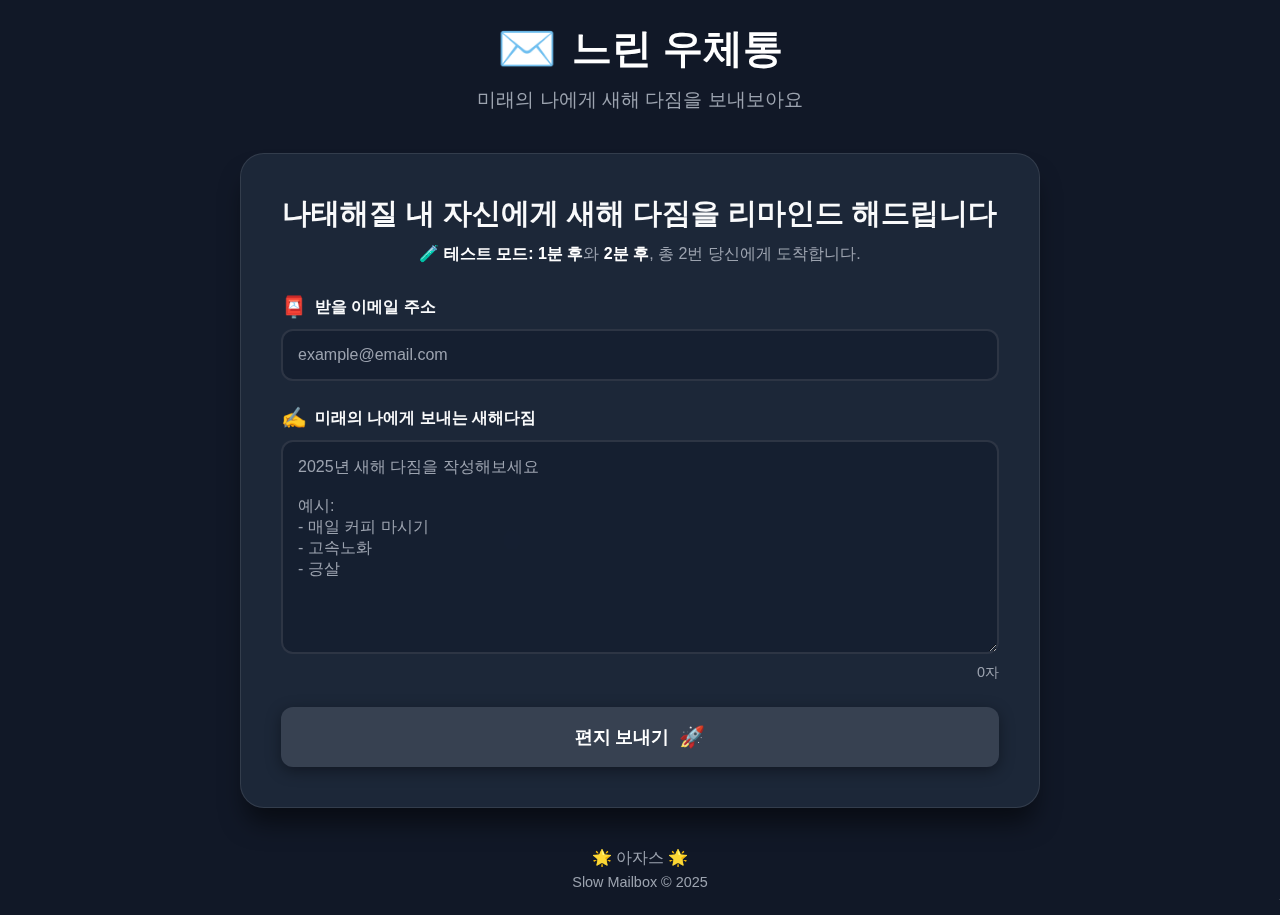
<file: templates/index.html>
<!DOCTYPE html>
<html lang="ko">
<head>
    <meta charset="UTF-8">
    <meta name="viewport" content="width=device-width, initial-scale=1.0">
    <title>느린 우체통 - 미래의 나에게 보내는 편지</title>
    <link rel="stylesheet" href="/static/css/style.css">
</head>
<body>
    <div class="stars"></div>
    <div class="container">
        <header>
            <div class="logo">
                <span class="envelope">✉️</span>
                <h1>느린 우체통</h1>
            </div>
            <p class="subtitle">미래의 나에게 새해 다짐을 보내보아요</p>
        </header>

        <main>
            <div class="card">
                <div class="card-header">
                    <h2>나태해질 내 자신에게 새해 다짐을 리마인드 해드립니다</h2>
                    <p>🧪 <strong>테스트 모드:</strong> <strong>1분 후</strong>와 <strong>2분 후</strong>, 총 2번 당신에게 도착합니다.</p>
                </div>

                <form id="letterForm">
                    <div class="form-group">
                        <label for="email">
                            <span class="icon">📮</span>
                            받을 이메일 주소
                        </label>
                        <input
                            type="email"
                            id="email"
                            name="recipient_email"
                            placeholder="example@email.com"
                            required
                        >
                    </div>

                    <div class="form-group">
                        <label for="content">
                            <span class="icon">✍️</span>
                            미래의 나에게 보내는 새해다짐
                        </label>
                        <textarea
                            id="content"
                            name="content"
                            rows="10"
                            placeholder="2025년 새해 다짐을 작성해보세요&#10;&#10;예시:&#10;- 매일 커피 마시기&#10;- 고속노화&#10;- 긍살"
                            required
                        ></textarea>
                        <div class="char-count">
                            <span id="charCount">0</span>자
                        </div>
                    </div>

                    <button type="submit" class="submit-btn">
                        <span class="btn-text">편지 보내기</span>
                        <span class="btn-icon">🚀</span>
                    </button>
                </form>

            </div>

            <!-- 성공 메시지 모달 -->
            <div id="successModal" class="modal">
                <div class="modal-content">
                    <div class="modal-icon">✅</div>
                    <h2>편지가 발송되었습니다</h2>
                    <p>🧪 테스트 모드: 1분 후와 2분 후에 이메일을 확인해보세요.</p>
                    <p class="modal-detail">잠시 후 이메일함을 확인하세요! 📬</p>
                    <button class="modal-btn" onclick="closeModal()">확인</button>
                </div>
            </div>

            <!-- 에러 메시지 모달 -->
            <div id="errorModal" class="modal">
                <div class="modal-content error">
                    <div class="modal-icon">❌</div>
                    <h2>오류가 발생했습니다</h2>
                    <p id="errorMessage">잠시 후 다시 시도해주세요.</p>
                    <button class="modal-btn" onclick="closeErrorModal()">확인</button>
                </div>
            </div>
        </main>

        <footer>
            <p>🌟 아자스 🌟</p>
            <p class="footer-small">Slow Mailbox © 2025</p>
        </footer>
    </div>

    <script src="/static/js/main.js"></script>
</body>
</html>
</file>
<file: static/css/style.css>
* {
    margin: 0;
    padding: 0;
    box-sizing: border-box;
}

:root {
    --primary: #4b5563;
    --primary-dark: #374151;
    --secondary: #6b7280;
    --bg-dark: #111827;
    --bg-card: #1f2937;
    --text-light: #f9fafb;
    --text-muted: #9ca3af;
    --success: #6b7280;
    --error: #9ca3af;
    --shadow: 0 20px 25px -5px rgba(0, 0, 0, 0.5);
}

body {
    font-family: 'Segoe UI', Tahoma, Geneva, Verdana, sans-serif;
    background: #111827;
    min-height: 100vh;
    color: var(--text-light);
    padding: 20px;
    position: relative;
    overflow-x: hidden;
}

/* 별 배경 */
.stars {
    position: fixed;
    top: 0;
    left: 0;
    width: 100%;
    height: 100%;
    pointer-events: none;
    background-image:
        radial-gradient(2px 2px at 20% 30%, white, transparent),
        radial-gradient(2px 2px at 60% 70%, white, transparent),
        radial-gradient(1px 1px at 50% 50%, white, transparent),
        radial-gradient(1px 1px at 80% 10%, white, transparent),
        radial-gradient(2px 2px at 90% 60%, white, transparent),
        radial-gradient(1px 1px at 33% 75%, white, transparent),
        radial-gradient(1px 1px at 15% 85%, white, transparent);
    background-size: 200% 200%;
    animation: stars 20s ease-in-out infinite;
    opacity: 0.5;
}

@keyframes stars {
    0%, 100% { transform: scale(1); }
    50% { transform: scale(1.2); }
}

.container {
    max-width: 800px;
    margin: 0 auto;
    position: relative;
    z-index: 1;
}

header {
    text-align: center;
    margin-bottom: 40px;
    animation: fadeInDown 0.8s ease-out;
}

@keyframes fadeInDown {
    from {
        opacity: 0;
        transform: translateY(-30px);
    }
    to {
        opacity: 1;
        transform: translateY(0);
    }
}

.logo {
    display: flex;
    align-items: center;
    justify-content: center;
    gap: 15px;
    margin-bottom: 10px;
}

.envelope {
    font-size: 3rem;
    animation: float 3s ease-in-out infinite;
}

@keyframes float {
    0%, 100% { transform: translateY(0); }
    50% { transform: translateY(-10px); }
}

h1 {
    font-size: 2.5rem;
    font-weight: 700;
    color: #ffffff;
}

.subtitle {
    font-size: 1.2rem;
    color: var(--text-muted);
    margin-top: 10px;
}

.card {
    background: rgba(30, 41, 59, 0.9);
    backdrop-filter: blur(10px);
    border-radius: 24px;
    padding: 40px;
    box-shadow: var(--shadow);
    border: 1px solid rgba(255, 255, 255, 0.1);
    animation: fadeInUp 0.8s ease-out;
}

@keyframes fadeInUp {
    from {
        opacity: 0;
        transform: translateY(30px);
    }
    to {
        opacity: 1;
        transform: translateY(0);
    }
}

.card-header {
    text-align: center;
    margin-bottom: 30px;
}

.card-header h2 {
    font-size: 1.8rem;
    margin-bottom: 10px;
    color: var(--text-light);
}

.card-header p {
    color: var(--text-muted);
    font-size: 1rem;
}

.card-header strong {
    color: #ffffff;
    font-weight: 700;
}

.form-group {
    margin-bottom: 25px;
}

label {
    display: flex;
    align-items: center;
    gap: 8px;
    font-size: 1rem;
    font-weight: 600;
    margin-bottom: 10px;
    color: var(--text-light);
}

.icon {
    font-size: 1.3rem;
}

input[type="email"],
textarea {
    width: 100%;
    padding: 15px;
    background: rgba(15, 23, 42, 0.5);
    border: 2px solid rgba(255, 255, 255, 0.1);
    border-radius: 12px;
    color: var(--text-light);
    font-size: 1rem;
    transition: all 0.3s ease;
    font-family: inherit;
}

input[type="email"]:focus,
textarea:focus {
    outline: none;
    border-color: #6b7280;
    background: rgba(15, 23, 42, 0.7);
    box-shadow: 0 0 0 4px rgba(107, 114, 128, 0.2);
}

input[type="email"]::placeholder,
textarea::placeholder {
    color: var(--text-muted);
}

textarea {
    resize: vertical;
    min-height: 200px;
}

.char-count {
    text-align: right;
    font-size: 0.9rem;
    color: var(--text-muted);
    margin-top: 5px;
}

.submit-btn {
    width: 100%;
    padding: 18px;
    background: #374151;
    border: none;
    border-radius: 12px;
    color: white;
    font-size: 1.1rem;
    font-weight: 700;
    cursor: pointer;
    transition: all 0.3s ease;
    display: flex;
    align-items: center;
    justify-content: center;
    gap: 10px;
    box-shadow: 0 4px 15px rgba(0, 0, 0, 0.4);
}

.submit-btn:hover {
    transform: translateY(-2px);
    background: #4b5563;
    box-shadow: 0 8px 25px rgba(0, 0, 0, 0.6);
}

.submit-btn:active {
    transform: translateY(0);
}

.submit-btn:disabled {
    opacity: 0.6;
    cursor: not-allowed;
}

.btn-icon {
    font-size: 1.3rem;
}

.info-box {
    margin-top: 30px;
    display: grid;
    grid-template-columns: repeat(auto-fit, minmax(200px, 1fr));
    gap: 15px;
    padding: 20px;
    background: rgba(55, 65, 81, 0.3);
    border-radius: 12px;
    border: 1px solid rgba(75, 85, 99, 0.5);
}

.info-item {
    display: flex;
    align-items: center;
    gap: 12px;
}

.info-icon {
    font-size: 2rem;
}

.info-text {
    display: flex;
    flex-direction: column;
}

.info-text strong {
    font-size: 0.95rem;
    color: var(--text-light);
}

.info-text span {
    font-size: 0.85rem;
    color: var(--text-muted);
}

/* 모달 */
.modal {
    display: none;
    position: fixed;
    top: 0;
    left: 0;
    width: 100%;
    height: 100%;
    background: rgba(0, 0, 0, 0.7);
    backdrop-filter: blur(5px);
    z-index: 1000;
    align-items: center;
    justify-content: center;
}

.modal.show {
    display: flex;
    animation: fadeIn 0.3s ease-out;
}

@keyframes fadeIn {
    from { opacity: 0; }
    to { opacity: 1; }
}

.modal-content {
    background: var(--bg-card);
    padding: 40px;
    border-radius: 20px;
    text-align: center;
    max-width: 400px;
    animation: scaleIn 0.3s ease-out;
    box-shadow: 0 25px 50px rgba(0, 0, 0, 0.5);
}

@keyframes scaleIn {
    from {
        transform: scale(0.8);
        opacity: 0;
    }
    to {
        transform: scale(1);
        opacity: 1;
    }
}

.modal-icon {
    font-size: 4rem;
    margin-bottom: 20px;
}

.modal-content h2 {
    margin-bottom: 15px;
    color: var(--text-light);
}

.modal-content p {
    color: var(--text-muted);
    margin-bottom: 10px;
}

.modal-detail {
    font-size: 1.1rem;
    color: var(--text-light);
    margin-top: 15px;
}

.modal-btn {
    margin-top: 25px;
    padding: 12px 40px;
    background: var(--primary);
    border: none;
    border-radius: 8px;
    color: white;
    font-weight: 600;
    cursor: pointer;
    transition: all 0.3s ease;
}

.modal-btn:hover {
    background: var(--primary-dark);
    transform: translateY(-2px);
}

footer {
    margin-top: 40px;
    text-align: center;
    color: var(--text-muted);
    animation: fadeIn 1s ease-out 0.5s both;
}

footer p {
    margin: 5px 0;
}

.footer-small {
    font-size: 0.9rem;
}

/* 반응형 */
@media (max-width: 768px) {
    .container {
        padding: 0 10px;
    }

    h1 {
        font-size: 2rem;
    }

    .card {
        padding: 25px;
    }

    .info-box {
        grid-template-columns: 1fr;
    }
}
</file>
